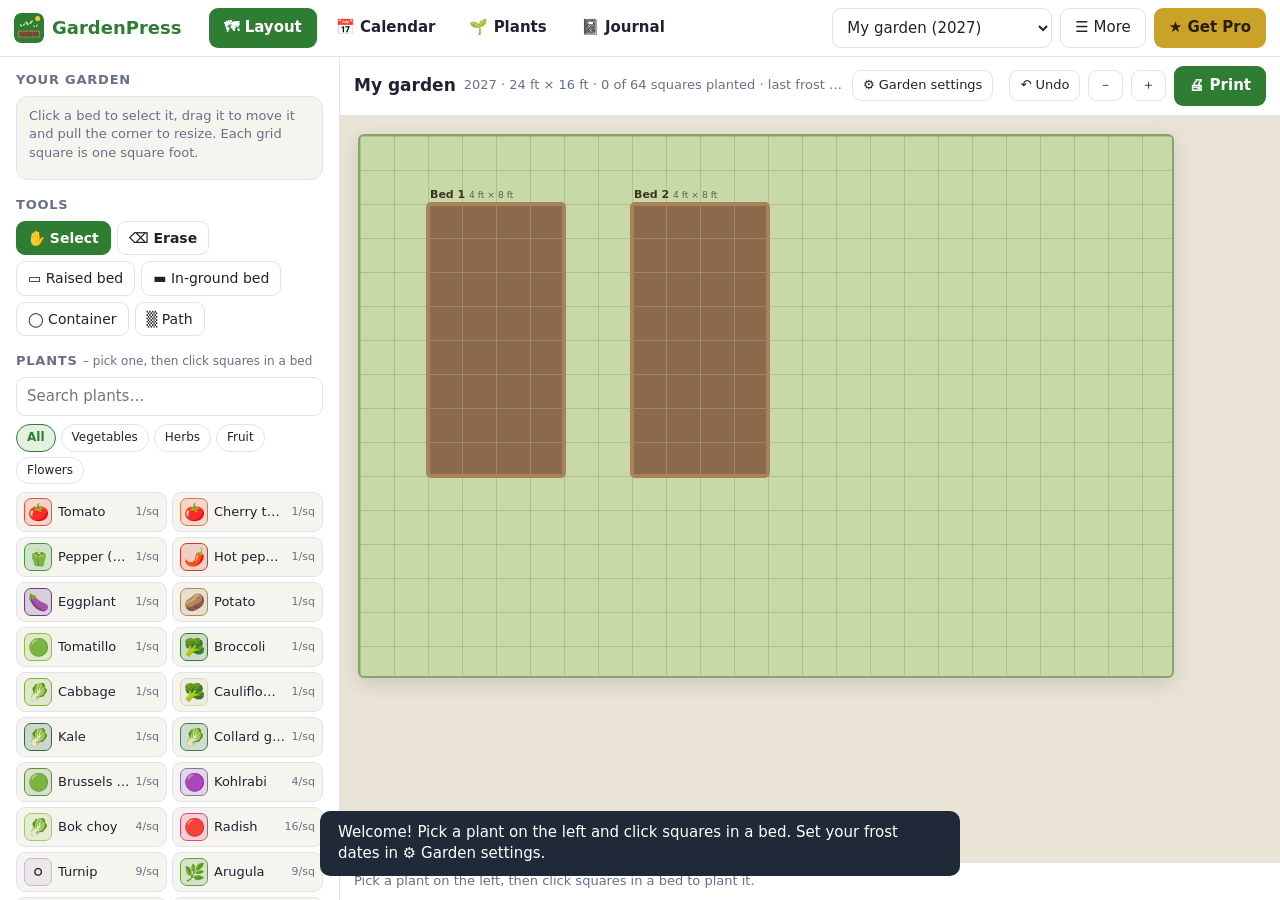
<file: index.html>
<!doctype html>
<html lang="en">
<head>
  <meta charset="utf-8">
  <meta name="viewport" content="width=device-width, initial-scale=1">
  <title>GardenPress – Garden Planner</title>
  <meta name="description" content="Plan your vegetable garden on Windows: draw raised beds, drag in 60+ vegetables, herbs and flowers with square foot spacing, get a planting calendar from your frost dates, companion and crop rotation warnings. Print your plan. Private, offline, no subscription.">
  <meta name="theme-color" content="#2e7d32">
  <link rel="manifest" href="manifest.json">
  <link rel="icon" href="icon-192.png">
  <link rel="stylesheet" href="style.css">
</head>
<body>
  <header class="topbar">
    <div class="brand"><img src="icon-192.png" alt="" width="30" height="30"><span>GardenPress</span></div>
    <nav class="tabs" id="tabs">
      <button data-t="layout" class="on">🗺 Layout</button>
      <button data-t="calendar">📅 Calendar</button>
      <button data-t="plants">🌱 Plants</button>
      <button data-t="journal">📓 Journal</button>
    </nav>
    <div class="top-btns">
      <select id="docPick" title="Your garden plans"></select>
      <button id="moreBtn" class="tb">☰ More</button>
      <button id="proBtn" class="pro-btn" hidden>★ Get Pro</button>
    </div>
    <div id="menu" class="menu" hidden>
      <button id="newDocBtn">＋ New garden plan</button>
      <button id="nextSeasonBtn">↻ Start next season (keeps beds, checks rotation) ★</button>
      <button id="renameDocBtn">✎ Rename this plan</button>
      <button id="delDocBtn" class="danger">🗑 Delete this plan…</button>
      <hr>
      <button id="printBtn2">🖨 Print the garden plan</button>
      <button id="printCalBtn">📅 Print planting calendar ★</button>
      <button id="printLabelsBtn">🏷 Print plant labels ★</button>
      <button id="printShopBtn">🛒 Print seed &amp; plant shopping list ★</button>
      <hr>
      <button id="backupBtn">💾 Back up everything (.json)</button>
      <button id="restoreFileBtn">📂 Restore a backup…</button>
      <button id="sampleBtn">✨ Open a sample garden</button>
      <hr>
      <a href="help.html" target="_blank" rel="noopener">❓ How to use GardenPress</a>
      <a href="why.html" target="_blank" rel="noopener">💡 Why GardenPress – compare</a>
      <a href="mailto:thequan03072002@gmail.com?subject=GardenPress%20feedback">✉ Feedback &amp; support</a>
      <a href="https://apps.microsoft.com/detail/9MWM5PWSHH2F" target="_blank" rel="noopener">More apps: PlanPress printable planner</a>
      <a href="https://apps.microsoft.com/detail/9MWSF3JMP1GJ" target="_blank" rel="noopener">More apps: PrintCal photo calendar maker</a>
      <a href="https://apps.microsoft.com/detail/9NDCRGD5QFJ4" target="_blank" rel="noopener">More apps: RecipePress family cookbook maker</a>
    </div>
    <input id="fileIn" type="file" hidden>
  </header>

  <!-- LAYOUT -->
  <main class="pane" id="layoutPane">
    <section class="side" id="side">
      <div id="selBox"></div>
      <h2>Tools</h2>
      <div class="tools" id="tools">
        <button data-tool="select" class="on" title="Select, move and resize (Esc)">✋ Select</button>
        <button data-tool="erase" title="Remove plants">⌫ Erase</button>
      </div>
      <div class="tools add">
        <button id="addBed">▭ Raised bed</button>
        <button id="addRow">▬ In-ground bed</button>
        <button id="addPot">◯ Container</button>
        <button id="addPath">▒ Path</button>
      </div>
      <h2>Plants <span class="muted" id="plantHint">– pick one, then click squares in a bed</span></h2>
      <input id="plantSearch" placeholder="Search plants…">
      <div class="chips" id="catChips"></div>
      <div class="palette" id="palette"></div>
      <button id="customPlantBtn" class="add-btn">＋ Add your own plant ★</button>
      <p class="feedback">💬 Something not working the way you want? Tell me – <a href="mailto:thequan03072002@gmail.com?subject=GardenPress%20feedback">thequan03072002@gmail.com</a>. I read every message and improve the app.</p>
    </section>
    <section class="main-col canvas-col">
      <div class="bar">
        <b id="gName" class="gname"></b>
        <span class="muted" id="gInfo"></span>
        <button id="gSettingsBtn" class="ghost mini">⚙ Garden settings</button>
        <span class="grow"></span>
        <button id="warnBtn" class="warn-chip" hidden></button>
        <button id="undoBtn" class="ghost mini" title="Undo (Ctrl+Z)">↶ Undo</button>
        <button id="zoomOut" class="ghost mini" title="Zoom out">－</button>
        <button id="zoomIn" class="ghost mini" title="Zoom in">＋</button>
        <button id="printBtn" class="primary">🖨 Print</button>
      </div>
      <div class="canvas-wrap" id="canvasWrap"><div class="ground" id="ground"></div></div>
      <div class="legend" id="legend"></div>
    </section>
  </main>

  <!-- CALENDAR -->
  <main class="page" id="calendarPane" hidden>
    <div class="page-in wide-in">
      <div class="ph-row"><h1 class="ph">📅 Planting calendar</h1><span class="grow"></span><button id="frostBtn" class="ghost">❄ Frost dates</button><button id="printCal" class="primary">🖨 Print calendar ★</button></div>
      <p class="hint" id="calHint"></p>
      <div class="todo" id="todo"></div>
      <div class="cal-legend"><span class="k ind"></span> Start seeds indoors <span class="k out"></span> Plant out / sow outside <span class="k suc"></span> Sow again (succession) <span class="k har"></span> Harvest</div>
      <div class="table-wrap"><div class="gantt" id="gantt"></div></div>
    </div>
  </main>

  <!-- PLANTS -->
  <main class="page" id="plantsPane" hidden>
    <div class="page-in wide-in">
      <div class="ph-row"><h1 class="ph">🌱 Plant guide</h1><span class="grow"></span><input id="libSearch" placeholder="Search…" style="width:240px"></div>
      <p class="hint">Spacing uses square foot gardening: how many plants fit in one 1 ft × 1 ft (30 × 30 cm) square. Timing is counted from your last spring frost.</p>
      <div class="lib" id="lib"></div>
    </div>
  </main>

  <!-- JOURNAL -->
  <main class="page" id="journalPane" hidden>
    <div class="page-in wide-in">
      <div class="ph-row"><h1 class="ph">📓 Garden journal <span class="pro-tag">Pro</span></h1><span class="grow"></span><button id="addNoteBtn" class="ghost">＋ Note</button><button id="addHarvestBtn" class="primary">🧺 Log a harvest</button></div>
      <div class="app-stats" id="harvestStats"></div>
      <div class="table-wrap"><table class="guests" id="jTable"></table></div>
      <p class="hint" id="jHint"></p>
    </div>
  </main>

  <!-- dialogs -->
  <dialog id="setDlg" class="dlg">
    <h2>Garden settings</h2>
    <label class="field">Plan name<input id="sName"></label>
    <div class="two"><label class="field">Season (year)<input id="sYear" type="number" min="2000" max="2100"></label><label class="field">Units<select id="sUnits"><option value="ft">Feet (1 square = 1 ft)</option><option value="m">Metric (1 square = 30 cm)</option></select></label></div>
    <div class="two"><label class="field">Garden width (squares)<input id="sW" type="number" min="4" max="120"></label><label class="field">Garden length (squares)<input id="sH" type="number" min="4" max="120"></label></div>
    <h3 class="sub">❄ Frost dates</h3>
    <label class="field">Pick your USDA hardiness zone to fill typical dates<select id="sZone"><option value="">– choose –</option></select></label>
    <div class="two"><label class="field">Last spring frost<input id="sLast" type="date"></label><label class="field">First fall frost<input id="sFirst" type="date"></label></div>
    <p class="hint">Zone dates are averages. For the best calendar, enter the dates for your town (search “last frost date” plus your zip code) – they move every planting date.</p>
    <div class="row-btns"><button id="sSave" class="primary">Save</button><button id="sCancel" class="ghost">Cancel</button></div>
  </dialog>

  <dialog id="warnDlg" class="dlg">
    <h2>Garden check</h2>
    <ul class="checks" id="warnList"></ul>
    <div class="row-btns"><button id="warnClose" class="ghost">Close</button></div>
  </dialog>

  <dialog id="jDlg" class="dlg">
    <h2 id="jDlgTitle">Journal</h2>
    <div class="two"><label class="field">Date<input id="jDate" type="date"></label><label class="field">Plant<select id="jPlant"></select></label></div>
    <div class="two" id="jQtyRow"><label class="field">Amount<input id="jQty" type="number" min="0" step="any"></label><label class="field">Unit<select id="jUnit"><option>lb</option><option>kg</option><option>oz</option><option>g</option><option>pieces</option><option>bunches</option></select></label></div>
    <label class="field">Notes<textarea id="jText" rows="3" placeholder="What did you do or notice?"></textarea></label>
    <div class="row-btns"><button id="jSave" class="primary">Save</button><button id="jDel" class="ghost danger">Delete</button><button id="jCancel" class="ghost">Cancel</button></div>
  </dialog>

  <dialog id="cpDlg" class="dlg">
    <h2>Your own plant</h2>
    <div class="two"><label class="field">Name<input id="cpName" placeholder="e.g. Cherokee Purple tomato"></label><label class="field">Same family and timing as<select id="cpBase"></select></label></div>
    <div class="two"><label class="field">Plants per square<input id="cpSq" type="number" min="1" max="16"></label><label class="field">Days to maturity<input id="cpDtm" type="number" min="10" max="400"></label></div>
    <label class="field">Icon<input id="cpIc" maxlength="4" placeholder="🍅"></label>
    <div class="row-btns"><button id="cpSave" class="primary">Add plant</button><button id="cpCancel" class="ghost">Cancel</button></div>
  </dialog>

  <dialog id="proDialog" class="dlg">
    <h2>GardenPress Pro</h2>
    <p class="muted">One-time purchase. Yours forever on this Microsoft account – no yearly subscription. Popular online garden planners cost about $35 every year.</p>
    <ul class="pro-list">
      <li><strong>Unlimited garden plans and seasons</strong> <span class="muted">(Free: 1 plan)</span></li>
      <li><strong>Crop rotation check</strong> – start next season and see which beds grew the same family last year</li>
      <li><strong>Printable planting calendar</strong>, plant labels and seed shopping list</li>
      <li><strong>Garden journal and harvest log</strong> with totals per crop</li>
      <li><strong>Your own plants and varieties</strong></li>
    </ul>
    <p class="feedback">💬 Something not working the way you want? Tell me – <a href="mailto:thequan03072002@gmail.com?subject=GardenPress%20feedback">thequan03072002@gmail.com</a>. I read every message and improve the app.</p>
    <p id="proMsg" class="pro-msg" hidden></p>
    <p id="trialInfo" class="pro-msg" hidden></p>
    <div class="row-btns">
      <button id="trialBtn" class="ghost" hidden>Try every Pro feature free for 7 days</button>
      <button id="buyBtn" class="primary" autofocus>Unlock Pro</button>
      <button id="restoreBtn" class="ghost">Restore purchase</button>
      <button id="closePro" class="ghost">Not now</button>
    </div>
  </dialog>

  <div id="toast" class="toast" hidden></div>
  <div id="printArea"></div>
  <script src="plants.js"></script>
  <script src="app.js"></script>
</body>
</html>
</file>
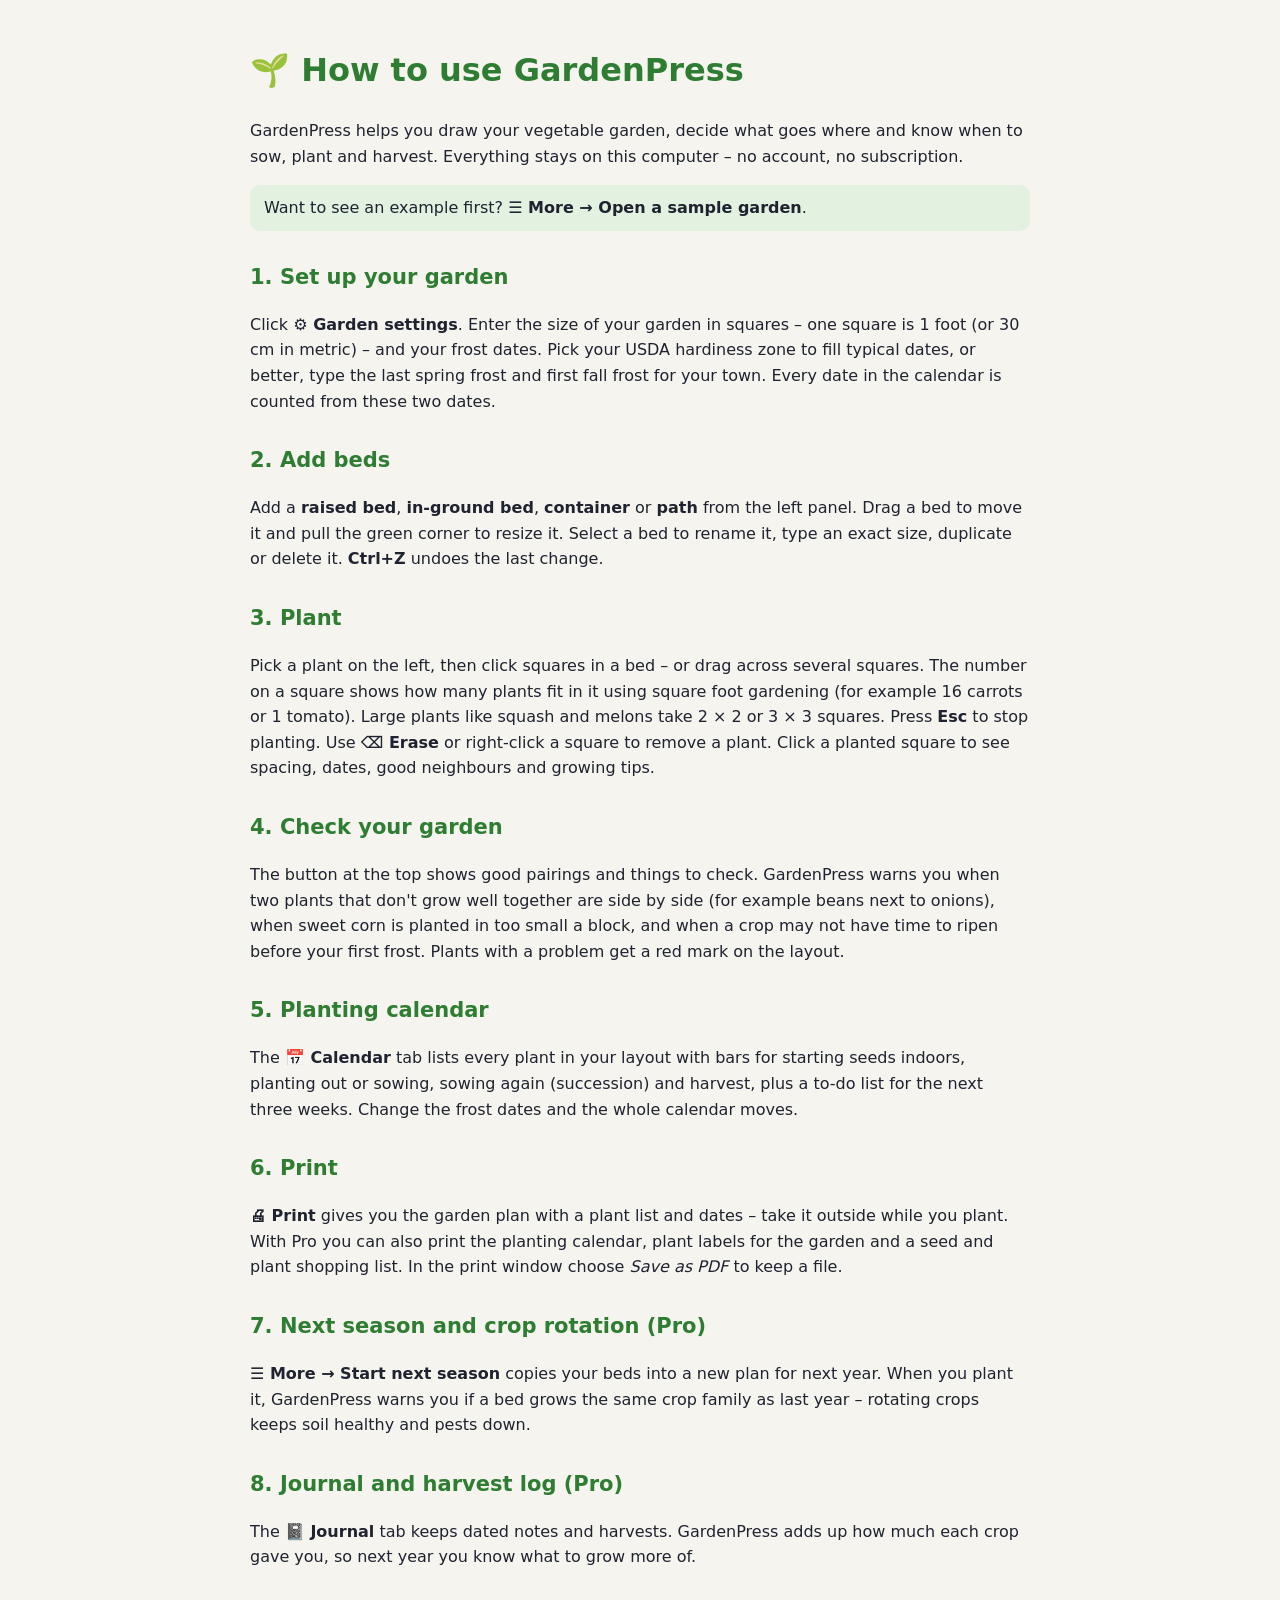
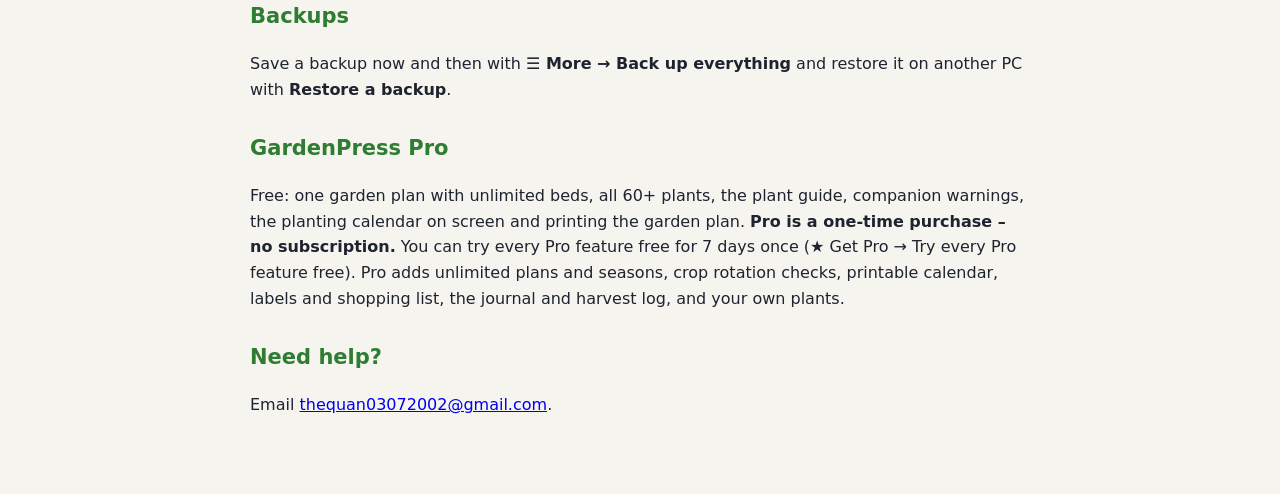
<file: help.html>
<!doctype html>
<html lang="en"><head><meta charset="utf-8"><meta name="viewport" content="width=device-width, initial-scale=1">
<title>How to use GardenPress</title><link rel="icon" href="icon-192.png">
<style>
body{font:16px/1.6 'Segoe UI',system-ui,sans-serif;max-width:780px;margin:0 auto;padding:24px 18px 60px;color:#1f2330;background:#f5f4ee}
h1,h2{color:#2e7d32}h2{margin-top:30px;font-size:21px}
.tip{background:#e3f1e1;border-radius:10px;padding:10px 14px}
@media (prefers-color-scheme:dark){body{background:#141713;color:#edf2ea}h1,h2{color:#8fd18f}.tip{background:#20331f}a{color:#8fd18f}}
</style></head><body>
<h1>🌱 How to use GardenPress</h1>
<p>GardenPress helps you draw your vegetable garden, decide what goes where and know when to sow, plant and harvest. Everything stays on this computer – no account, no subscription.</p>
<p class="tip">Want to see an example first? <b>☰ More → Open a sample garden</b>.</p>

<h2>1. Set up your garden</h2>
<p>Click <b>⚙ Garden settings</b>. Enter the size of your garden in squares – one square is 1 foot (or 30 cm in metric) – and your frost dates. Pick your USDA hardiness zone to fill typical dates, or better, type the last spring frost and first fall frost for your town. Every date in the calendar is counted from these two dates.</p>

<h2>2. Add beds</h2>
<p>Add a <b>raised bed</b>, <b>in-ground bed</b>, <b>container</b> or <b>path</b> from the left panel. Drag a bed to move it and pull the green corner to resize it. Select a bed to rename it, type an exact size, duplicate or delete it. <b>Ctrl+Z</b> undoes the last change.</p>

<h2>3. Plant</h2>
<p>Pick a plant on the left, then click squares in a bed – or drag across several squares. The number on a square shows how many plants fit in it using square foot gardening (for example 16 carrots or 1 tomato). Large plants like squash and melons take 2 × 2 or 3 × 3 squares. Press <b>Esc</b> to stop planting. Use <b>⌫ Erase</b> or right-click a square to remove a plant. Click a planted square to see spacing, dates, good neighbours and growing tips.</p>

<h2>4. Check your garden</h2>
<p>The button at the top shows good pairings and things to check. GardenPress warns you when two plants that don't grow well together are side by side (for example beans next to onions), when sweet corn is planted in too small a block, and when a crop may not have time to ripen before your first frost. Plants with a problem get a red mark on the layout.</p>

<h2>5. Planting calendar</h2>
<p>The <b>📅 Calendar</b> tab lists every plant in your layout with bars for starting seeds indoors, planting out or sowing, sowing again (succession) and harvest, plus a to-do list for the next three weeks. Change the frost dates and the whole calendar moves.</p>

<h2>6. Print</h2>
<p><b>🖨 Print</b> gives you the garden plan with a plant list and dates – take it outside while you plant. With Pro you can also print the planting calendar, plant labels for the garden and a seed and plant shopping list. In the print window choose <i>Save as PDF</i> to keep a file.</p>

<h2>7. Next season and crop rotation (Pro)</h2>
<p><b>☰ More → Start next season</b> copies your beds into a new plan for next year. When you plant it, GardenPress warns you if a bed grows the same crop family as last year – rotating crops keeps soil healthy and pests down.</p>

<h2>8. Journal and harvest log (Pro)</h2>
<p>The <b>📓 Journal</b> tab keeps dated notes and harvests. GardenPress adds up how much each crop gave you, so next year you know what to grow more of.</p>

<h2>Backups</h2>
<p>Save a backup now and then with <b>☰ More → Back up everything</b> and restore it on another PC with <b>Restore a backup</b>.</p>

<h2>GardenPress Pro</h2>
<p>Free: one garden plan with unlimited beds, all 60+ plants, the plant guide, companion warnings, the planting calendar on screen and printing the garden plan. <b>Pro is a one-time purchase – no subscription.</b> You can try every Pro feature free for 7 days once (★ Get Pro → Try every Pro feature free). Pro adds unlimited plans and seasons, crop rotation checks, printable calendar, labels and shopping list, the journal and harvest log, and your own plants.</p>

<h2>Need help?</h2>
<p>Email <a href="mailto:thequan03072002@gmail.com">thequan03072002@gmail.com</a>.</p>
</body></html>
</file>
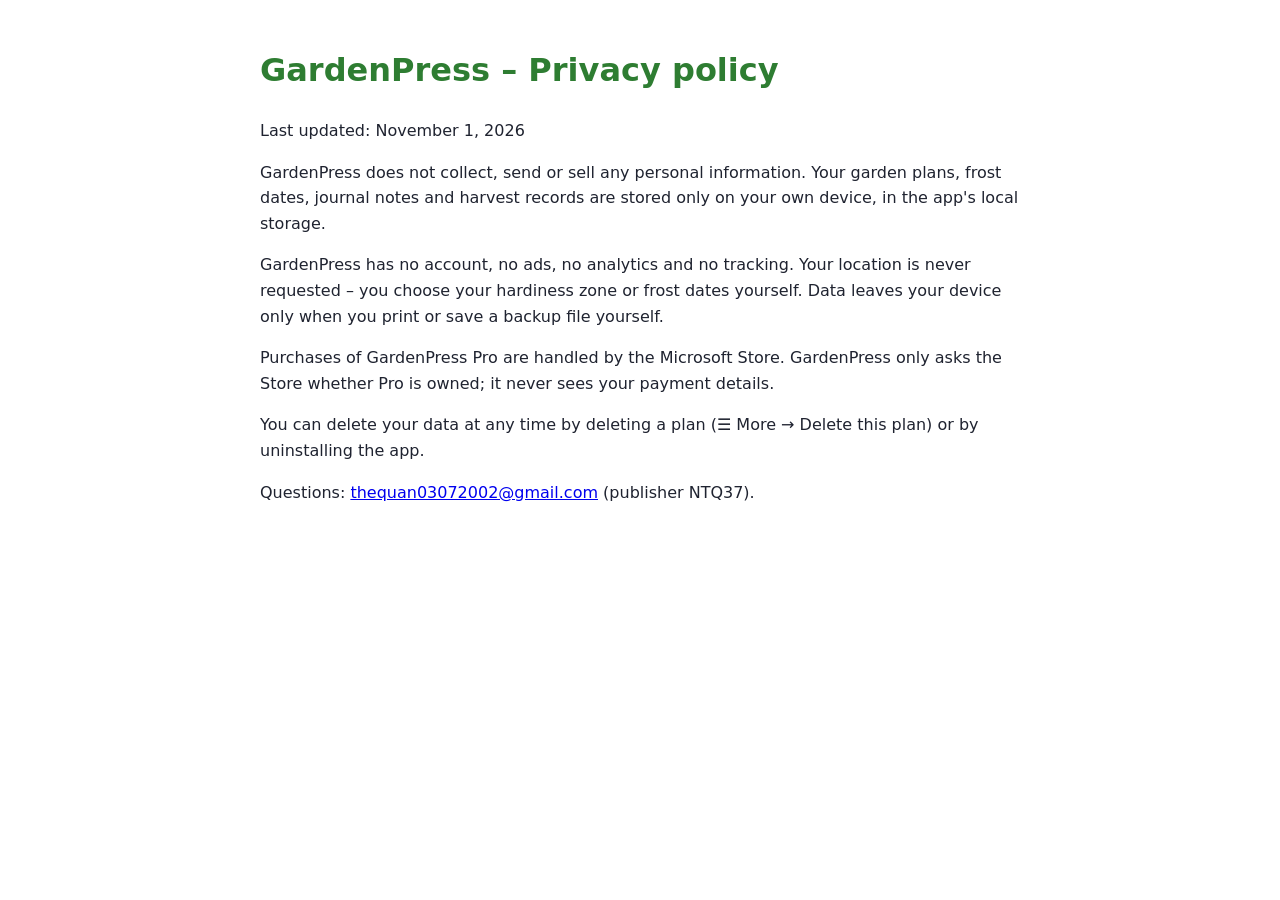
<file: privacy.html>
<!doctype html>
<html lang="en"><head><meta charset="utf-8"><meta name="viewport" content="width=device-width, initial-scale=1">
<title>GardenPress – Privacy policy</title><link rel="icon" href="icon-192.png">
<style>body{font:16px/1.6 'Segoe UI',system-ui,sans-serif;max-width:760px;margin:0 auto;padding:24px 18px;color:#1f2330}h1{color:#2e7d32}</style></head><body>
<h1>GardenPress – Privacy policy</h1>
<p>Last updated: November 1, 2026</p>
<p>GardenPress does not collect, send or sell any personal information. Your garden plans, frost dates, journal notes and harvest records are stored only on your own device, in the app's local storage.</p>
<p>GardenPress has no account, no ads, no analytics and no tracking. Your location is never requested – you choose your hardiness zone or frost dates yourself. Data leaves your device only when you print or save a backup file yourself.</p>
<p>Purchases of GardenPress Pro are handled by the Microsoft Store. GardenPress only asks the Store whether Pro is owned; it never sees your payment details.</p>
<p>You can delete your data at any time by deleting a plan (☰ More → Delete this plan) or by uninstalling the app.</p>
<p>Questions: <a href="mailto:thequan03072002@gmail.com">thequan03072002@gmail.com</a> (publisher NTQ37).</p>
</body></html>
</file>
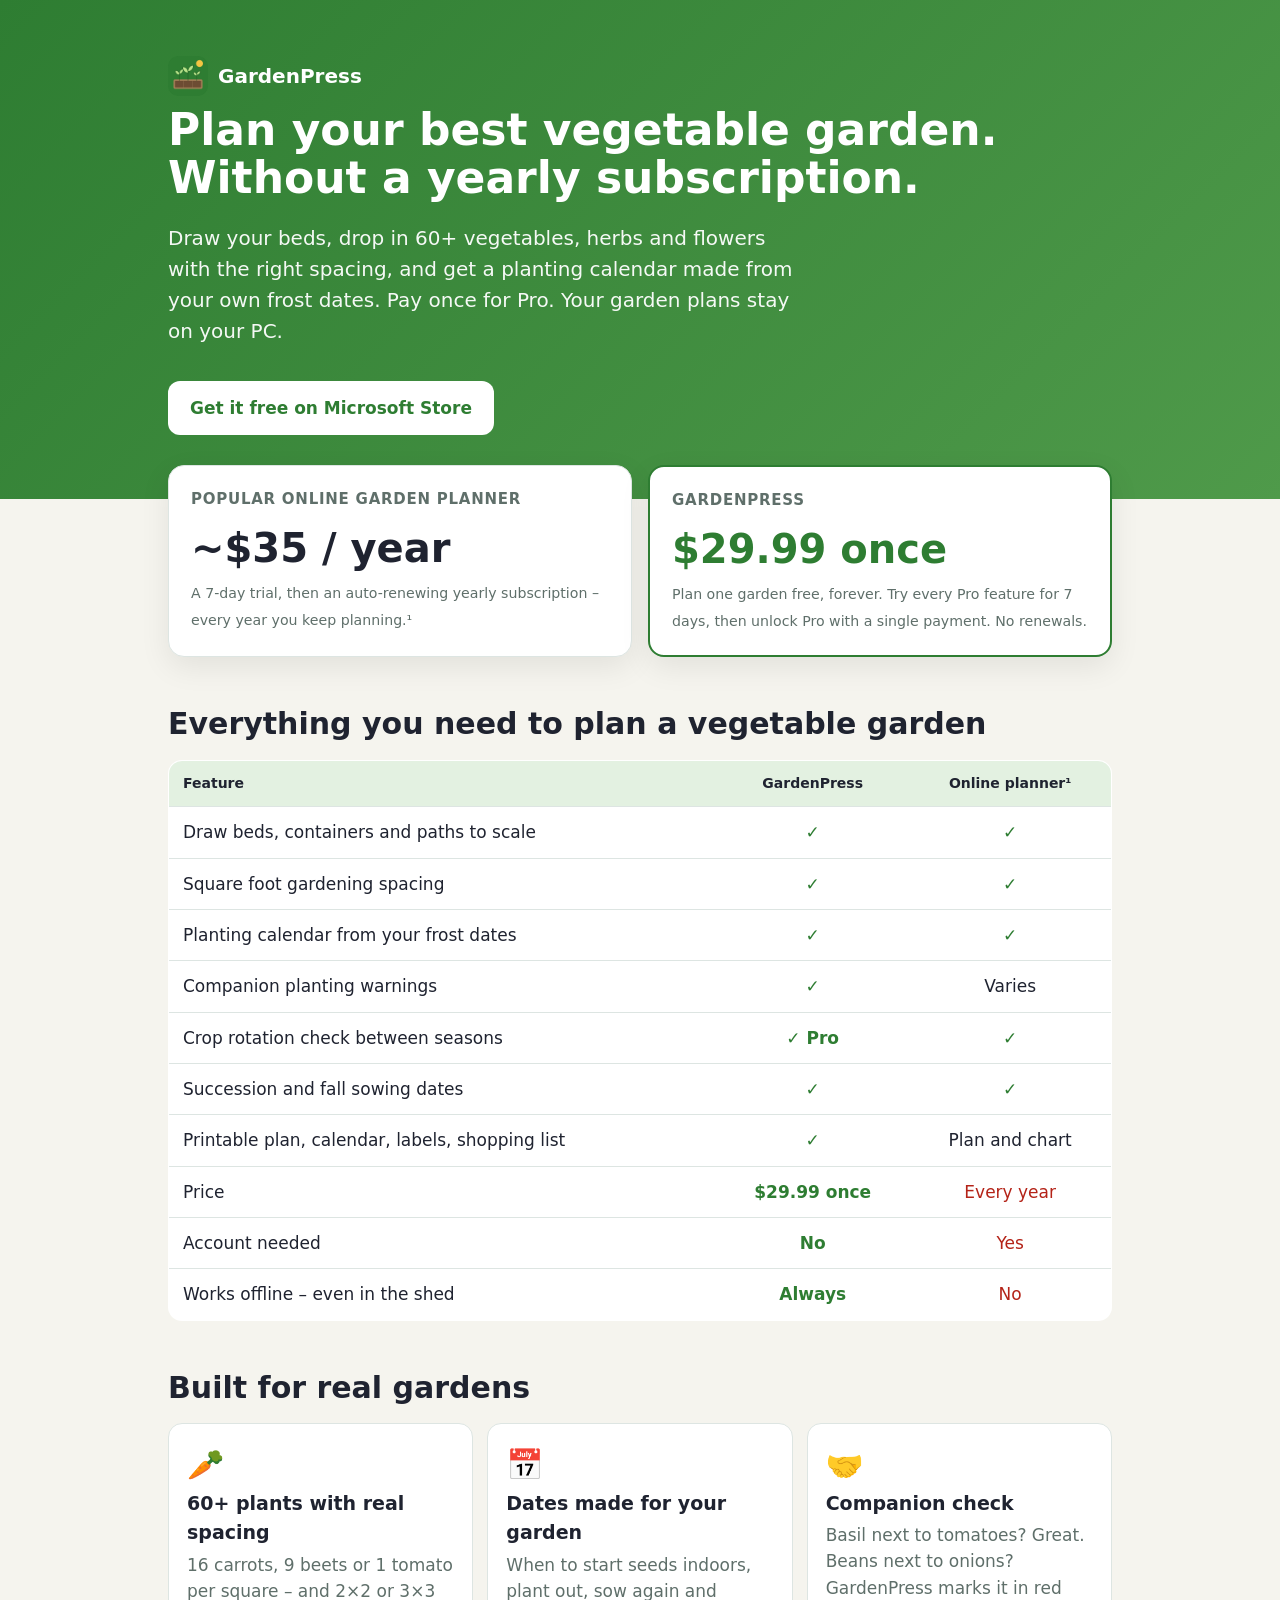
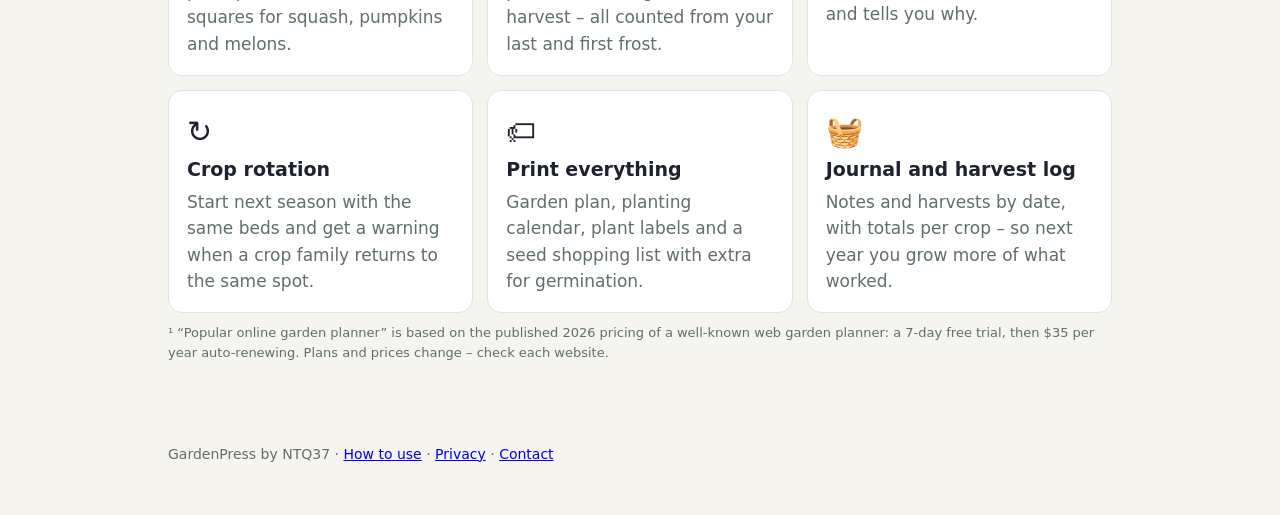
<file: why.html>
<!doctype html>
<html lang="en"><head><meta charset="utf-8"><meta name="viewport" content="width=device-width, initial-scale=1">
<title>Why GardenPress – garden planner without a yearly subscription</title>
<meta name="description" content="GardenPress plans your vegetable garden on Windows – raised beds, square foot spacing, planting calendar from your frost dates, companion and crop rotation checks. Pay once, no yearly subscription.">
<link rel="icon" href="icon-192.png">
<style>
:root{--g:#2e7d32;--g2:#e3f1e1;--ink:#1f2330;--mut:#5f6f6a;--line:#dde5e2;--bg:#f5f4ee;--card:#fff}
@media (prefers-color-scheme:dark){:root{--g:#8fd18f;--g2:#20331f;--ink:#e9f0ed;--mut:#a3b2ad;--line:#2f3a37;--bg:#121715;--card:#1b2220}}
*{box-sizing:border-box}body{margin:0;font:17px/1.55 'Segoe UI',system-ui,sans-serif;color:var(--ink);background:var(--bg)}
.wrap{max-width:980px;margin:0 auto;padding:0 18px}
header{background:linear-gradient(135deg,#2e7d32,#4f9a4a);color:#fff;padding:56px 0 64px}
header h1{font-size:44px;line-height:1.1;margin:10px 0}header p{font-size:20px;max-width:640px;opacity:.95}
.brand{display:flex;align-items:center;gap:10px;font-weight:800;font-size:20px}.brand img{border-radius:10px}
.cta{display:inline-block;background:#fff;color:#2e7d32;font-weight:800;padding:14px 22px;border-radius:12px;text-decoration:none;margin-top:14px}
.price{display:grid;grid-template-columns:1fr 1fr;gap:16px;margin:-34px 0 30px}
.pcard{background:var(--card);border:1px solid var(--line);border-radius:16px;padding:22px;box-shadow:0 10px 30px rgba(0,0,0,.08)}
.pcard h3{margin:0 0 6px;color:var(--mut);font-size:15px;text-transform:uppercase;letter-spacing:.05em}
.pcard .big{font-size:40px;font-weight:800}.pcard.us{border:2px solid var(--g)}.pcard.us .big{color:var(--g)}
.pcard small{color:var(--mut)}
h2{font-size:30px;margin:44px 0 12px}
table{width:100%;border-collapse:collapse;background:var(--card);border:1px solid var(--line);border-radius:14px;overflow:hidden}
th,td{padding:12px 14px;border-bottom:1px solid var(--line);text-align:center}th:first-child,td:first-child{text-align:left}
th{background:var(--g2);font-size:14px}td.y{color:var(--g);font-weight:800}td.n{color:#b42318}
.grid{display:grid;grid-template-columns:repeat(auto-fill,minmax(270px,1fr));gap:14px}
.f{background:var(--card);border:1px solid var(--line);border-radius:14px;padding:18px}.f b{display:block;font-size:19px;margin-bottom:4px}.f span{color:var(--mut)}
.f .ic{font-size:30px}
.note{color:var(--mut);font-size:13px;margin:10px 0 50px}
footer{padding:30px 0 50px;color:var(--mut);font-size:14px}
@media (max-width:700px){header h1{font-size:32px}.price{grid-template-columns:1fr;margin-top:-24px}th,td{padding:9px 8px;font-size:14px}}
</style></head><body>
<header><div class="wrap">
  <div class="brand"><img src="icon-192.png" width="40" height="40" alt="">GardenPress</div>
  <h1>Plan your best vegetable garden.<br>Without a yearly subscription.</h1>
  <p>Draw your beds, drop in 60+ vegetables, herbs and flowers with the right spacing, and get a planting calendar made from your own frost dates. Pay once for Pro. Your garden plans stay on your PC.</p>
  <a class="cta" href="https://apps.microsoft.com/detail/9PNG3GQMPCWK" id="storeLink">Get it free on Microsoft Store</a>
</div></header>

<main class="wrap">
  <div class="price">
    <div class="pcard"><h3>Popular online garden planner</h3><div class="big">~$35 / year</div><small>A 7-day trial, then an auto-renewing yearly subscription – every year you keep planning.¹</small></div>
    <div class="pcard us"><h3>GardenPress</h3><div class="big" id="ourPrice">$29.99 once</div><small id="ourNote">Plan one garden free, forever. Try every Pro feature for 7 days, then unlock Pro with a single payment. No renewals.</small></div>
  </div>

  <h2>Everything you need to plan a vegetable garden</h2>
  <table>
    <thead><tr><th>Feature</th><th>GardenPress</th><th>Online planner¹</th></tr></thead>
    <tbody>
      <tr><td>Draw beds, containers and paths to scale</td><td class="y">✓</td><td class="y">✓</td></tr>
      <tr><td>Square foot gardening spacing</td><td class="y">✓</td><td class="y">✓</td></tr>
      <tr><td>Planting calendar from your frost dates</td><td class="y">✓</td><td class="y">✓</td></tr>
      <tr><td>Companion planting warnings</td><td class="y">✓</td><td>Varies</td></tr>
      <tr><td>Crop rotation check between seasons</td><td class="y">✓ Pro</td><td class="y">✓</td></tr>
      <tr><td>Succession and fall sowing dates</td><td class="y">✓</td><td class="y">✓</td></tr>
      <tr><td>Printable plan, calendar, labels, shopping list</td><td class="y">✓</td><td>Plan and chart</td></tr>
      <tr><td>Price</td><td class="y">$29.99 once</td><td class="n">Every year</td></tr>
      <tr><td>Account needed</td><td class="y">No</td><td class="n">Yes</td></tr>
      <tr><td>Works offline – even in the shed</td><td class="y">Always</td><td class="n">No</td></tr>
    </tbody>
  </table>

  <h2>Built for real gardens</h2>
  <div class="grid">
    <div class="f"><div class="ic">🥕</div><b>60+ plants with real spacing</b><span>16 carrots, 9 beets or 1 tomato per square – and 2×2 or 3×3 squares for squash, pumpkins and melons.</span></div>
    <div class="f"><div class="ic">📅</div><b>Dates made for your garden</b><span>When to start seeds indoors, plant out, sow again and harvest – all counted from your last and first frost.</span></div>
    <div class="f"><div class="ic">🤝</div><b>Companion check</b><span>Basil next to tomatoes? Great. Beans next to onions? GardenPress marks it in red and tells you why.</span></div>
    <div class="f"><div class="ic">↻</div><b>Crop rotation</b><span>Start next season with the same beds and get a warning when a crop family returns to the same spot.</span></div>
    <div class="f"><div class="ic">🏷</div><b>Print everything</b><span>Garden plan, planting calendar, plant labels and a seed shopping list with extra for germination.</span></div>
    <div class="f"><div class="ic">🧺</div><b>Journal and harvest log</b><span>Notes and harvests by date, with totals per crop – so next year you grow more of what worked.</span></div>
  </div>
  <p class="note">¹ “Popular online garden planner” is based on the published 2026 pricing of a well-known web garden planner: a 7-day free trial, then $35 per year auto-renewing. Plans and prices change – check each website.</p>
</main>
<footer><div class="wrap">GardenPress by NTQ37 · <a href="help.html">How to use</a> · <a href="privacy.html">Privacy</a> · <a href="mailto:thequan03072002@gmail.com">Contact</a></div></footer>
</body></html>
</file>
<file: style.css>
:root {
  --bg: #f5f4ee; --card: #ffffff; --text: #1f2330; --muted: #687087;
  --line: #e1e3ec; --accent: #2e7d32; --accent-2: #e3f1e1; --on-accent: #ffffff; --danger: #b42318;
}
@media (prefers-color-scheme: dark) {
  :root { --bg: #141713; --card: #1c211b; --text: #edf2ea; --muted: #a8b3a4; --line: #2f382d; --accent: #8fd18f; --accent-2: #20331f; --on-accent: #0f2410; --danger: #f97066; }
}
* { box-sizing: border-box; }
[hidden] { display: none !important; }
html, body { height: 100%; }
body { margin: 0; font: 15px/1.45 'Segoe UI', system-ui, sans-serif; background: var(--bg); color: var(--text); display: flex; flex-direction: column; }
button, input, select, textarea { font: inherit; color: inherit; }
button { cursor: pointer; border: 1px solid transparent; border-radius: 9px; padding: 8px 14px; background: var(--accent-2); }
input, select, textarea { background: var(--card); border: 1px solid var(--line); border-radius: 9px; padding: 8px 10px; width: 100%; }
textarea { resize: vertical; }
input:focus, select:focus, textarea:focus, button:focus-visible { outline: 3px solid var(--accent); outline-offset: 1px; }
.primary { background: var(--accent); color: var(--on-accent); font-weight: 700; }
.ghost { background: transparent; border-color: var(--line); }
.ghost:hover, .tb:hover { border-color: var(--accent); }
.danger { color: var(--danger); }
.danger-text { color: var(--danger) !important; }
.muted { color: var(--muted); font-weight: 400; }
.hint { color: var(--muted); font-size: 13px; margin: 6px 0; }
.wide { width: 100%; margin-top: 8px; }

.topbar { display: flex; align-items: center; gap: 14px; padding: 8px 14px; background: var(--card); border-bottom: 1px solid var(--line); position: relative; }
.brand { display: flex; align-items: center; gap: 8px; font-weight: 800; font-size: 18px; color: var(--accent); }
.brand img { border-radius: 7px; }
.tabs { display: flex; gap: 4px; margin-left: 14px; }
.tabs button { background: transparent; font-weight: 600; }
.tabs button.on { background: var(--accent); color: var(--on-accent); }
.top-btns { margin-left: auto; display: flex; gap: 8px; }
.tb { background: transparent; border-color: var(--line); }
.pro-btn { background: #c9a227; color: #2a1d00; font-weight: 800; }
.pro-btn.is-pro { background: var(--accent-2); color: var(--accent); cursor: default; }
.menu { position: absolute; right: 14px; top: 52px; background: var(--card); border: 1px solid var(--line); border-radius: 12px; box-shadow: 0 12px 30px rgba(0,0,0,.18); padding: 6px; z-index: 30; display: flex; flex-direction: column; min-width: 280px; }
.menu button, .menu a { text-align: left; background: transparent; padding: 9px 12px; border-radius: 8px; color: var(--text); text-decoration: none; }
.menu button:hover, .menu a:hover { background: var(--accent-2); }

.pane { flex: 1; display: grid; grid-template-columns: 330px 1fr; min-height: 0; }
.side { padding: 14px 16px; border-right: 1px solid var(--line); overflow: auto; background: var(--card); }
.side h2 { font-size: 13px; text-transform: uppercase; letter-spacing: .06em; color: var(--muted); margin: 16px 0 6px; }
.side h2:first-child { margin-top: 0; }
.main-col { overflow: auto; padding: 14px 18px; min-width: 0; }
.field { display: flex; flex-direction: column; gap: 4px; font-weight: 600; font-size: 14px; margin-top: 8px; }
.two { display: grid; grid-template-columns: 1fr 1fr; gap: 10px; }
.row-btns { display: flex; gap: 8px; flex-wrap: wrap; margin-top: 10px; }
.check { display: flex; align-items: center; gap: 8px; margin-top: 10px; font-size: 14px; }
.check input { width: 18px; height: 18px; accent-color: var(--accent); }
.stats { margin-top: 16px; background: var(--accent-2); border-radius: 10px; padding: 10px 12px; font-size: 14px; line-height: 1.7; }

.list-head { display: flex; gap: 10px; margin-bottom: 10px; }
.list-head select { width: 210px; }
.table-wrap { background: var(--card); border: 1px solid var(--line); border-radius: 12px; overflow: hidden; }
table.guests { width: 100%; border-collapse: collapse; }
.guests th { text-align: left; font-size: 12px; text-transform: uppercase; letter-spacing: .05em; color: var(--muted); padding: 8px 10px; border-bottom: 1px solid var(--line); background: var(--bg); }
.guests td { padding: 7px 10px; border-bottom: 1px solid var(--line); }
.dlg { border: 1px solid var(--line); border-radius: 16px; padding: 22px; background: var(--card); color: var(--text); max-width: 460px; width: calc(100% - 32px); }
.dlg::backdrop { background: rgba(0,0,0,.5); }
.dlg h2 { margin: 0 0 6px; font-size: 21px; }
.pro-list { padding-left: 20px; line-height: 1.8; }
.pro-msg { background: var(--accent-2); border-radius: 8px; padding: 9px 11px; }
.toast { position: fixed; left: 50%; bottom: 24px; transform: translateX(-50%); background: #1f2937; color: #fff; padding: 11px 18px; border-radius: 10px; z-index: 50; max-width: calc(100% - 24px); }

#printArea { display: none; }
@media print {
  body > *:not(#printArea) { display: none !important; }
  html, body { display: block; background: #fff; height: auto; }
  #printArea { display: block; }
  #printArea .resume { box-shadow: none; min-height: 0 !important; }
  .resume { -webkit-print-color-adjust: exact; print-color-adjust: exact; }
}

/* ---------- GardenPress ---------- */
.grow { flex: 1; }
.mini { font-size: 13px; padding: 5px 10px; }
#docPick { width: 220px; }
.menu hr { border: 0; border-top: 1px solid var(--line); margin: 4px 6px; width: auto; }
.pane { grid-template-columns: 340px 1fr; }
.side h2 .muted { text-transform: none; letter-spacing: 0; font-size: 12px; }
.tools { display: flex; gap: 6px; flex-wrap: wrap; }
.tools button { background: transparent; border-color: var(--line); font-weight: 600; font-size: 14px; padding: 6px 11px; }
.tools button.on { background: var(--accent); color: var(--on-accent); border-color: var(--accent); }
.tools.add { margin-top: 6px; }
.tools.add button { font-weight: 500; }
.chips { display: flex; gap: 5px; flex-wrap: wrap; margin: 8px 0; }
.chips button { font-size: 12px; padding: 4px 10px; background: transparent; border-color: var(--line); border-radius: 99px; }
.chips button.on { background: var(--accent-2); border-color: var(--accent); color: var(--accent); font-weight: 700; }
.palette { display: grid; grid-template-columns: 1fr 1fr; gap: 5px; }
.palette button { display: flex; align-items: center; gap: 6px; text-align: left; padding: 5px 7px; background: var(--bg); border: 1px solid var(--line); font-size: 13px; min-width: 0; }
.palette button:hover { border-color: var(--accent); }
.palette button.on { border-color: var(--accent); box-shadow: 0 0 0 2px var(--accent); background: var(--accent-2); }
.palette .pi, .pc-ic { width: 28px; height: 28px; border-radius: 7px; display: grid; place-items: center; border: 1.5px solid; flex: none; font-size: 17px; }
.palette .pn { flex: 1; overflow: hidden; text-overflow: ellipsis; white-space: nowrap; }
.palette small { color: var(--muted); font-size: 11px; }
.add-btn { width: 100%; margin-top: 10px; background: transparent; border: 1px dashed var(--accent); color: var(--accent); font-weight: 600; }
.pro-tag { font-size: 12px; background: #c9a227; color: #2a1d00; border-radius: 6px; padding: 2px 7px; vertical-align: middle; font-weight: 800; }
.three { display: grid; grid-template-columns: 1.4fr 1fr 1fr; gap: 8px; }

.pcard { border: 1px solid var(--line); border-radius: 12px; padding: 10px 12px; background: var(--bg); }
.pc-h { display: flex; gap: 10px; align-items: center; margin-bottom: 6px; }
.pc-ic { width: 40px; height: 40px; font-size: 24px; border-radius: 10px; }
.pc-h b { font-size: 17px; display: block; }
.pc-h small { color: var(--muted); font-size: 12px; }
.pc-row { display: grid; grid-template-columns: 96px 1fr; gap: 8px; font-size: 13px; padding: 3px 0; border-top: 1px dashed var(--line); }
.pc-row span { color: var(--muted); }
.pc-row b { font-weight: 600; }
.okc { color: #2e7d32; } .badc { color: var(--danger); }
@media (prefers-color-scheme: dark) { .okc { color: #8fd18f; } }
.tip { font-size: 13px; margin: 8px 0 0; background: var(--accent-2); border-radius: 8px; padding: 7px 9px; }
.sum { display: flex; flex-wrap: wrap; gap: 6px 12px; font-size: 13px; }
.sum b { color: var(--accent); }

.canvas-col { display: flex; flex-direction: column; padding: 0; min-width: 0; }
.bar { display: flex; flex-wrap: nowrap; gap: 8px; align-items: center; padding: 9px 14px; background: var(--card); border-bottom: 1px solid var(--line); }
.gname { font-size: 17px; }
#gInfo { font-size: 13px; overflow: hidden; text-overflow: ellipsis; white-space: nowrap; min-width: 0; flex: 0 1 auto; }
.gname { white-space: nowrap; }
.bar button { white-space: nowrap; flex: none; }
.warn-chip { background: #fff1d6; color: #7a4d00; font-weight: 700; font-size: 13px; padding: 5px 11px; }
.warn-chip.ok { background: #dff5e8; color: #17603a; }
.canvas-wrap { flex: 1; overflow: auto; padding: 18px; background: #e9e4d6; }
@media (prefers-color-scheme: dark) { .canvas-wrap { background: #10130f; } }
.ground { display: inline-block; touch-action: none; user-select: none; }
.ground-in { position: relative; background-color: #c8d9a8; background-image: linear-gradient(rgba(60,80,40,.18) 1px, transparent 1px), linear-gradient(90deg, rgba(60,80,40,.18) 1px, transparent 1px); border: 2px solid #8aa36a; border-radius: 6px; box-shadow: 0 6px 20px rgba(40,50,20,.15); }
.ground.planting .bed:not(.t-path) { cursor: crosshair; }
.ground.erasing .bed { cursor: not-allowed; }
.bed { position: absolute; background-color: #8a6a4a; background-image: linear-gradient(rgba(255,255,255,.18) 1px, transparent 1px), linear-gradient(90deg, rgba(255,255,255,.18) 1px, transparent 1px); background-size: var(--z) var(--z); cursor: grab; box-sizing: border-box; }
.bed.t-raised { outline: 4px solid #a9825a; outline-offset: -2px; border-radius: 3px; }
.bed.t-ground { background-color: #7d5d3f; border-radius: 2px; }
.bed.t-pot { background-color: #9a6a4a; border-radius: 50%; outline: 4px solid #c27d52; outline-offset: -2px; overflow: hidden; }
.bed.t-path { background-color: #d8d2c4; background-image: radial-gradient(#b9b1a0 1.2px, transparent 1.4px); background-size: 9px 9px; }
.bed.sel { box-shadow: 0 0 0 3px #fff, 0 0 0 6px var(--accent); z-index: 2; }
.bed-name { position: absolute; left: 0; bottom: 100%; font-size: 11px; font-weight: 700; color: #3c3220; white-space: nowrap; padding: 0 2px 1px; pointer-events: none; }
.bed-name small { font-weight: 500; opacity: .7; }
@media (prefers-color-scheme: dark) { .bed-name { color: #d9e6cf; } }
.pl { position: absolute; display: grid; place-items: center; border: 1.5px solid; border-radius: 5px; box-sizing: border-box; overflow: hidden; }
.pl span { line-height: 1; }
.pl i { position: absolute; right: 2px; bottom: 0; font: 700 10px 'Segoe UI', sans-serif; color: #222; background: rgba(255,255,255,.8); border-radius: 4px; padding: 0 2px; }
.pl.sel { box-shadow: 0 0 0 2px #fff, 0 0 0 4px #1d4ed8; z-index: 3; }
.pl.bad { box-shadow: inset 0 0 0 2px #e5484d; }
.pl.bad::after { content: '!'; position: absolute; left: 2px; top: 0; font: 800 11px 'Segoe UI'; color: #fff; background: #e5484d; border-radius: 50%; width: 13px; height: 13px; display: grid; place-items: center; }
.ground .bed { background-color: #8a6a4a; }
.ground .bed .pl { background-blend-mode: normal; }
.ground .pl { background-color: rgba(255,255,255,.55); }
.handle { position: absolute; right: -7px; bottom: -7px; width: 14px; height: 14px; background: var(--accent); border: 2px solid #fff; border-radius: 4px; cursor: nwse-resize; z-index: 4; }
.legend { display: flex; flex-wrap: wrap; gap: 6px 14px; padding: 9px 14px; background: var(--card); border-top: 1px solid var(--line); font-size: 13px; max-height: 92px; overflow: auto; }
.lg { display: inline-flex; align-items: center; gap: 5px; }
.lg b { width: 20px; height: 20px; border: 1.5px solid; border-radius: 5px; display: grid; place-items: center; font-size: 12px; }
.lg small { color: var(--muted); }

/* pages */
.page { flex: 1; overflow: auto; }
.page-in { max-width: 860px; margin: 0 auto; padding: 18px 18px 60px; }
.page-in.wide-in { max-width: 1200px; }
.ph { font-size: 24px; margin: 0 0 6px; }
.ph-row { display: flex; align-items: center; gap: 10px; margin-bottom: 6px; flex-wrap: wrap; }
h3.sub { margin: 16px 0 0; font-size: 15px; }
.todo { background: var(--card); border: 1px solid var(--line); border-radius: 14px; padding: 4px 14px 10px; margin: 10px 0 14px; }
.todo:empty { display: none; }
.todo h3 { font-size: 15px; margin: 10px 0 6px; }
.td { padding: 5px 8px; border-left: 4px solid; margin: 4px 0; border-radius: 4px; background: var(--bg); font-size: 14px; }
.td b { display: inline-block; min-width: 62px; }
.td.past { opacity: .6; }
.td.ind { border-color: #8e6bd1; } .td.out { border-color: #2e9a4a; } .td.suc { border-color: #7cc576; } .td.har { border-color: #e8912d; }
.cal-legend { font-size: 13px; color: var(--muted); display: flex; align-items: center; gap: 6px; flex-wrap: wrap; margin: 6px 0 10px; }
.cal-legend .k { width: 22px; height: 10px; border-radius: 3px; display: inline-block; margin-left: 8px; }
.k.ind, .b.ind { background: #8e6bd1; } .k.out, .b.out { background: #2e9a4a; } .k.suc, .b.suc { background: #9bd48f; } .k.har, .b.har { background: #e8912d; }
.gantt { min-width: 760px; }
.table-wrap { background: var(--card); border: 1px solid var(--line); border-radius: 12px; overflow: auto; }
.g-row { display: grid; grid-template-columns: 230px 1fr; border-bottom: 1px solid var(--line); }
.g-row:last-child { border-bottom: 0; }
.g-name { padding: 7px 10px; font-size: 14px; white-space: nowrap; overflow: hidden; text-overflow: ellipsis; border-right: 1px solid var(--line); }
.g-name small { color: var(--muted); }
.g-track { position: relative; min-height: 34px; background-image: repeating-linear-gradient(90deg, transparent 0, transparent calc(100%/12 - 1px), var(--line) calc(100%/12 - 1px), var(--line) calc(100%/12)); }
.g-head .g-track { display: grid; grid-template-columns: repeat(12, 1fr); background: var(--bg); font-size: 12px; font-weight: 700; color: var(--muted); }
.g-head .g-track span { padding: 8px 6px; }
.g-head .g-name { background: var(--bg); font-weight: 700; color: var(--muted); font-size: 12px; text-transform: uppercase; }
.b { position: absolute; top: 11px; height: 12px; border-radius: 4px; }
.b.ind { top: 7px; height: 8px; opacity: .85; }
.b.har { top: 18px; height: 9px; }
.frost { position: absolute; top: 0; bottom: 0; width: 0; border-left: 2px dashed #4a90d9; }
.today { position: absolute; top: 0; bottom: 0; width: 2px; background: #e5484d; }
.lib-h { font-size: 18px; margin: 20px 0 8px; }
.lib-grid { display: grid; grid-template-columns: repeat(auto-fill, minmax(330px, 1fr)); gap: 12px; }
.lib-c .pcard { background: var(--card); height: 100%; }
.lib-c .rule { margin-top: 8px; }
.lib-c .mini { margin: 6px 6px 0 0; }
.app-stats { display: flex; gap: 10px; flex-wrap: wrap; margin: 10px 0 12px; }
.app-stats div { background: var(--card); border: 1px solid var(--line); border-radius: 12px; padding: 8px 14px; min-width: 120px; }
.app-stats b { display: block; font-size: 20px; }
.app-stats span { font-size: 13px; color: var(--muted); }
tr.clickable { cursor: pointer; }
tr.clickable:hover td { background: var(--accent-2); }
.checks { list-style: none; padding: 0; margin: 8px 0; max-height: 56vh; overflow: auto; }
.checks li { padding: 8px 10px 8px 34px; border-radius: 9px; margin-bottom: 6px; position: relative; font-size: 14px; }
.checks li::before { position: absolute; left: 11px; top: 8px; font-weight: 800; }
.checks li.good { background: #e3f6ec; color: #155234; } .checks li.good::before { content: '✓'; }
.checks li.warn { background: #fff4d9; color: #6b4d00; } .checks li.warn::before { content: '!'; }
.checks li.bad { background: #fde5e3; color: #8c1d14; } .checks li.bad::before { content: '✕'; }

/* print */
.pr { font: 12px/1.4 'Segoe UI', sans-serif; color: #111; }
.pr-head { font-size: 18px; border-bottom: 2px solid #2e7d32; padding-bottom: 4px; margin-bottom: 10px; display: flex; gap: 6px; align-items: baseline; flex-wrap: wrap; }
.pr-head span { margin-left: auto; font-size: 12px; color: #555; }
.pr-ground { padding: 16px 4px 4px; }
.pr-ground .ground-in { box-shadow: none; }
.pr-scale { color: #555; font-size: 11px; margin: 4px 0 10px; }
.pr-t { width: 100%; border-collapse: collapse; font-size: 12px; }
.pr-t th, .pr-t td { border-bottom: 1px solid #ccc; padding: 4px 6px; text-align: left; }
.pr-t td.cb { font-size: 16px; width: 22px; }
.pr-gantt { min-width: 0; border: 1px solid #ccc; }
.pr-gantt .g-row { grid-template-columns: 190px 1fr; }
.labels { display: grid; grid-template-columns: repeat(3, 1fr); gap: 10px; font-family: 'Segoe UI', sans-serif; }
.lab { border: 2px dashed; border-radius: 10px; padding: 8px 10px; display: flex; gap: 8px; align-items: center; break-inside: avoid; min-height: 1.15in; }
.lab .li { font-size: 34px; }
.lab b { display: block; font-size: 15px; }
.lab small { display: block; color: #444; font-size: 11px; }
@media print {
  .bed, .pl, .ground-in, .b, .lab { -webkit-print-color-adjust: exact; print-color-adjust: exact; }
  .g-row { break-inside: avoid; }
}

@media (max-width: 900px) {
  .pane { grid-template-columns: 1fr; grid-template-rows: auto auto; overflow: auto; }
  .side { border-right: 0; overflow: visible; }
  .canvas-col { min-height: 70vh; }
  #docPick { width: 150px; }
}
@media (max-width: 820px) {
  .bar { flex-wrap: wrap; }
  .topbar { flex-wrap: wrap; gap: 8px; }
  .tabs { order: 3; width: 100%; overflow-x: auto; margin-left: 0; }
  .tabs button { white-space: nowrap; padding: 6px 10px; }
  .g-row { grid-template-columns: 150px 1fr; }
}

/* feedback note */
.feedback { color: var(--muted); font-size: 12px; line-height: 1.45; margin: 12px 0 0; overflow-wrap: anywhere; }
.feedback a { color: inherit; text-decoration: underline; }
</file>
